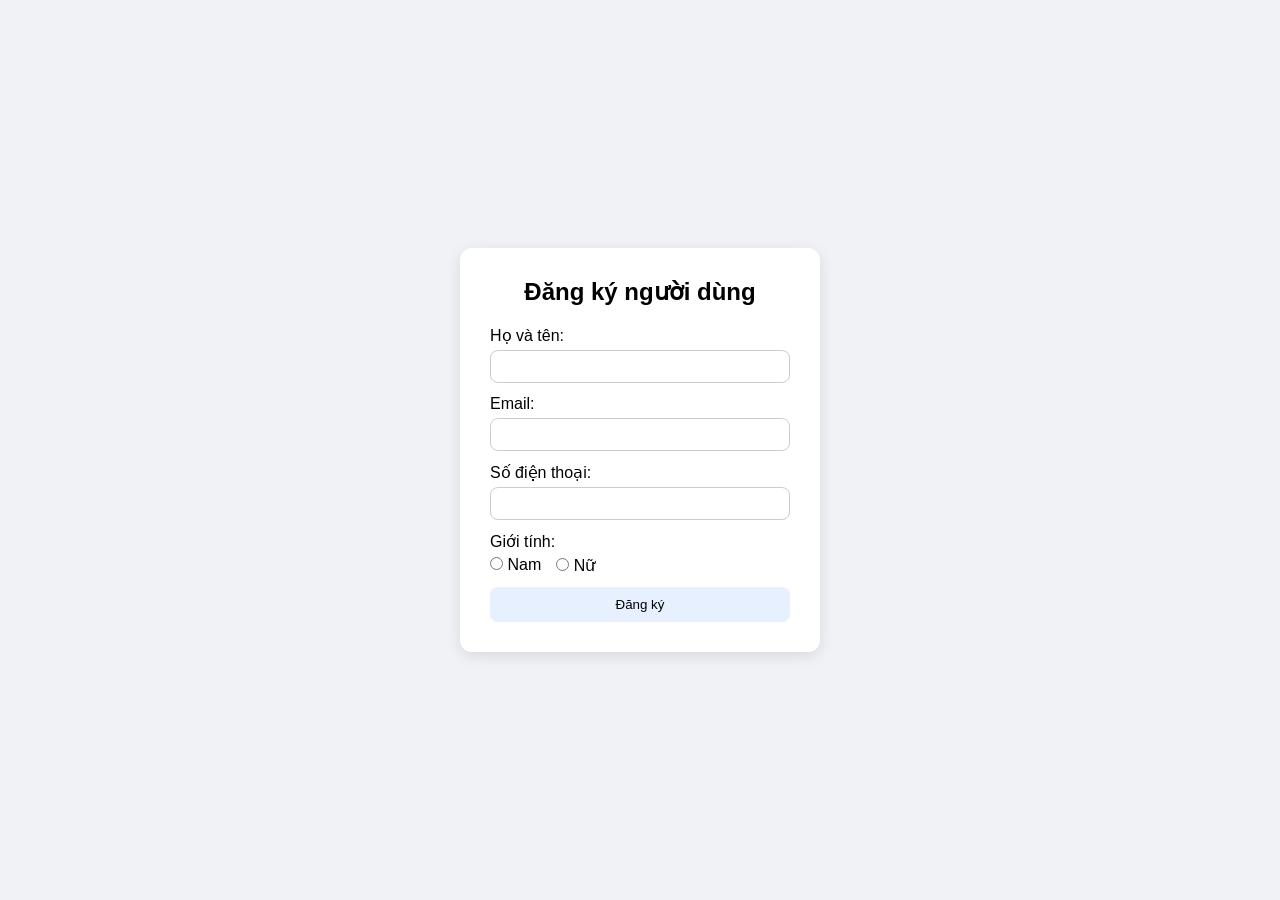
<file: index.html>
<!DOCTYPE html>
<html>
    <head>
        <meta charset="utf-8">
        <title>Đăng ký người dùng</title>
        <link rel="stylesheet" href="style.css">
    </head>
    <body>
        <div class="container">
            <div class="center-card">
                <h2>Đăng ký người dùng</h2>
                <form action="http://demo.codegym.vn/6/registration_form/register.php" method="POST">
                    <div class="form-group">
                        <label>Họ và tên:</label>
                        <input type="text" name="name">
                    </div>
                    <div class="form-group">
                        <label>Email:</label>
                        <input type="email" name="email">
                    </div>
                    <div class="form-group">
                        <label>Số điện thoại:</label>
                        <input type="tel" name="phone">
                    </div>
                    <div class="form-group">
                        <label>Giới tính:</label>
                        <div class="gender-group">
                            <label><input type="radio" name="gender" value="Nam"> Nam</label>
                            <label><input type="radio" name="gender" value="Nữ"> Nữ</label>
                        </div>
                    </div>
                    <button type="submit">Đăng ký</button>
                </form>
            </div>
        </div>
    </body>
</html>
</file>
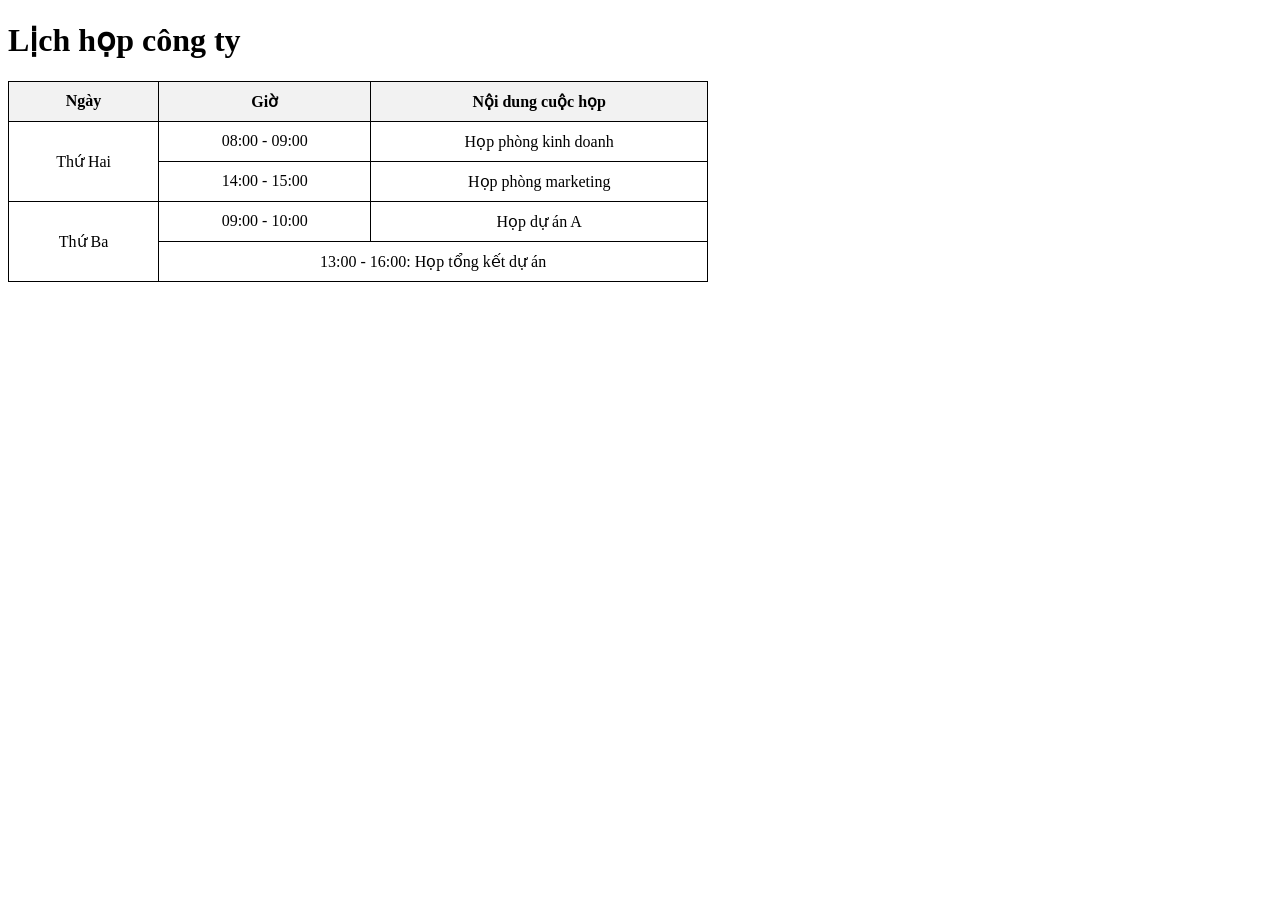
<file: Gộp ô trong bảng với rowspan và colspan /index.html>
<!DOCTYPE html>
<html lang="vi">
<head>
    <meta charset="UTF-8">
    <title>Lịch họp công ty</title>

    <style>
        table {
            border-collapse: collapse;
            width: 700px;
        }

        th, td {
            border: 1px solid black;
            padding: 10px;
            text-align: center;
        }

        th {
            background-color: #f2f2f2;
        }
    </style>
</head>

<body>

    <h1>Lịch họp công ty</h1>

    <table>
        <tr>
            <th>Ngày</th>
            <th>Giờ</th>
            <th>Nội dung cuộc họp</th>
        </tr>

        <tr>
            <td rowspan="2">Thứ Hai</td>
            <td>08:00 - 09:00</td>
            <td>Họp phòng kinh doanh</td>
        </tr>

        <tr>
            <td>14:00 - 15:00</td>
            <td>Họp phòng marketing</td>
        </tr>

        <tr>
            <td rowspan="2">Thứ Ba</td>
            <td>09:00 - 10:00</td>
            <td>Họp dự án A</td>
        </tr>

        <tr>
            <td colspan="2">13:00 - 16:00: Họp tổng kết dự án</td>
        </tr>
    </table>

</body>
</html>
</file>
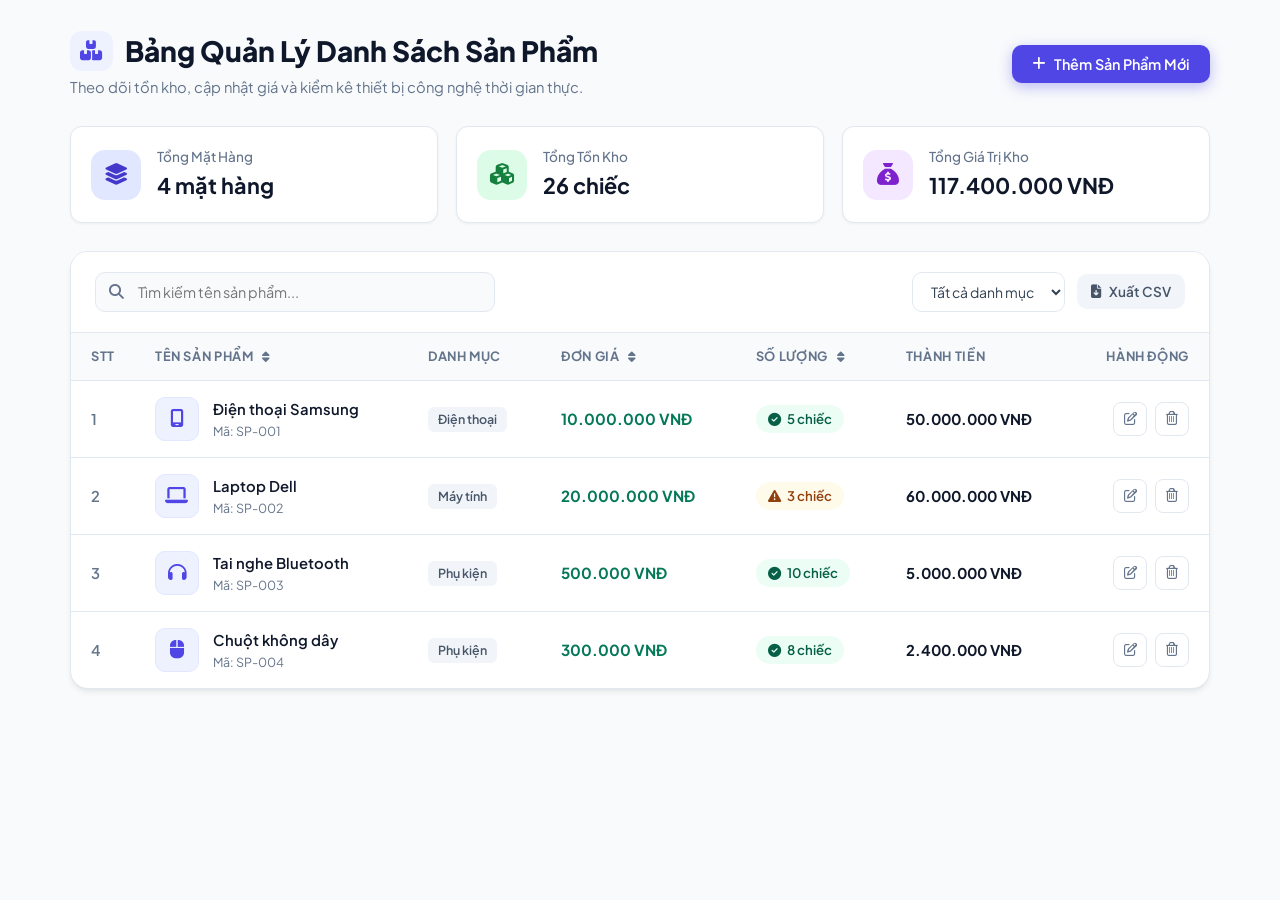
<file: Tạo bảng danh sách sản phẩm trong HTML/index.html>
<!DOCTYPE html>
<html lang="vi">
<head>
    <meta charset="UTF-8">
    <meta name="viewport" content="width=device-width, initial-scale=1.0">
    <meta name="description" content="Hệ thống quản lý và bảng danh sách sản phẩm chuyên nghiệp, hiện đại, tối ưu trải nghiệm người dùng.">
    <title>Hệ Thống Quản Lý Sản Phẩm - Product Inventory</title>

    <!-- Google Fonts -->
    <link rel="preconnect" href="https://fonts.googleapis.com">
    <link rel="preconnect" href="https://fonts.gstatic.com" crossorigin>
    <link href="https://fonts.googleapis.com/css2?family=Plus+Jakarta+Sans:wght@400;500;600;700;800&display=swap" rel="stylesheet">
    <!-- Font Awesome Icons -->
    <link rel="stylesheet" href="https://cdnjs.cloudflare.com/ajax/libs/font-awesome/6.4.0/css/all.min.css">

    <style>
        :root {
            --primary: #4f46e5;
            --primary-hover: #4338ca;
            --primary-light: #eef2ff;
            --success: #10b981;
            --success-light: #ecfdf5;
            --warning: #f59e0b;
            --warning-light: #fffbeb;
            --danger: #ef4444;
            --danger-light: #fef2f2;
            --bg-body: #f8fafc;
            --bg-card: #ffffff;
            --border-color: #e2e8f0;
            --text-title: #0f172a;
            --text-body: #334155;
            --text-muted: #64748b;
            --radius-md: 12px;
            --radius-lg: 18px;
            --shadow-sm: 0 1px 3px rgba(0,0,0,0.05);
            --shadow-md: 0 4px 6px -1px rgba(0,0,0,0.07), 0 2px 4px -2px rgba(0,0,0,0.05);
            --shadow-lg: 0 12px 24px -4px rgba(15, 23, 42, 0.08);
            --transition: all 0.25s cubic-bezier(0.4, 0, 0.2, 1);
        }

        * {
            box-sizing: border-box;
            margin: 0;
            padding: 0;
            font-family: 'Plus Jakarta Sans', -apple-system, BlinkMacSystemFont, sans-serif;
        }

        body {
            background-color: var(--bg-body);
            color: var(--text-body);
            line-height: 1.5;
            padding: 30px 20px;
            min-height: 100vh;
        }

        .container {
            max-width: 1140px;
            margin: 0 auto;
        }

        /* Header Bar */
        .page-header {
            display: flex;
            justify-content: space-between;
            align-items: center;
            flex-wrap: wrap;
            gap: 16px;
            margin-bottom: 28px;
        }

        .header-title-wrap h1 {
            font-size: 1.75rem;
            font-weight: 800;
            color: var(--text-title);
            display: flex;
            align-items: center;
            gap: 12px;
        }

        .header-title-wrap h1 i {
            color: var(--primary);
            background: var(--primary-light);
            padding: 10px;
            border-radius: 12px;
            font-size: 1.25rem;
        }

        .header-title-wrap p {
            color: var(--text-muted);
            font-size: 0.925rem;
            margin-top: 4px;
        }

        .btn {
            display: inline-flex;
            align-items: center;
            gap: 8px;
            padding: 10px 20px;
            font-size: 0.9rem;
            font-weight: 600;
            border-radius: 10px;
            border: none;
            cursor: pointer;
            transition: var(--transition);
            text-decoration: none;
        }

        .btn-primary {
            background-color: var(--primary);
            color: #ffffff;
            box-shadow: 0 4px 14px rgba(79, 70, 229, 0.35);
        }

        .btn-primary:hover {
            background-color: var(--primary-hover);
            transform: translateY(-2px);
            box-shadow: 0 6px 18px rgba(79, 70, 229, 0.45);
        }

        /* Stats Cards */
        .stats-grid {
            display: grid;
            grid-template-columns: repeat(auto-fit, minmax(240px, 1fr));
            gap: 18px;
            margin-bottom: 28px;
        }

        .stat-card {
            background: var(--bg-card);
            border-radius: var(--radius-md);
            padding: 20px;
            display: flex;
            align-items: center;
            gap: 16px;
            border: 1px solid var(--border-color);
            box-shadow: var(--shadow-sm);
            transition: var(--transition);
        }

        .stat-card:hover {
            transform: translateY(-3px);
            box-shadow: var(--shadow-md);
        }

        .stat-icon {
            width: 50px;
            height: 50px;
            border-radius: 14px;
            display: flex;
            align-items: center;
            justify-content: center;
            font-size: 1.35rem;
        }

        .stat-icon.blue { background: #e0e7ff; color: #4338ca; }
        .stat-icon.green { background: #dcfce7; color: #15803d; }
        .stat-icon.purple { background: #f3e8ff; color: #7e22ce; }

        .stat-info .stat-label {
            font-size: 0.85rem;
            color: var(--text-muted);
            font-weight: 500;
        }

        .stat-info .stat-value {
            font-size: 1.35rem;
            font-weight: 700;
            color: var(--text-title);
            margin-top: 2px;
        }

        /* Main Content Box */
        .table-card {
            background: var(--bg-card);
            border-radius: var(--radius-lg);
            border: 1px solid var(--border-color);
            box-shadow: var(--shadow-md);
            overflow: hidden;
        }

        /* Filter & Search Toolbar */
        .toolbar {
            padding: 20px 24px;
            display: flex;
            justify-content: space-between;
            align-items: center;
            flex-wrap: wrap;
            gap: 16px;
            border-bottom: 1px solid var(--border-color);
            background: #ffffff;
        }

        .search-box {
            position: relative;
            flex: 1;
            min-width: 260px;
            max-width: 400px;
        }

        .search-box i {
            position: absolute;
            left: 14px;
            top: 50%;
            transform: translateY(-50%);
            color: var(--text-muted);
            font-size: 0.95rem;
        }

        .search-input {
            width: 100%;
            padding: 10px 16px 10px 42px;
            border-radius: 10px;
            border: 1px solid var(--border-color);
            outline: none;
            font-size: 0.9rem;
            transition: var(--transition);
            background-color: #f8fafc;
        }

        .search-input:focus {
            background-color: #ffffff;
            border-color: var(--primary);
            box-shadow: 0 0 0 3px rgba(79, 70, 229, 0.15);
        }

        .filter-tools {
            display: flex;
            align-items: center;
            gap: 12px;
        }

        .filter-select {
            padding: 9px 14px;
            border-radius: 10px;
            border: 1px solid var(--border-color);
            outline: none;
            font-size: 0.875rem;
            color: var(--text-body);
            background-color: #fff;
            cursor: pointer;
            transition: var(--transition);
        }

        .filter-select:focus {
            border-color: var(--primary);
        }

        /* Product Table */
        .table-wrapper {
            overflow-x: auto;
            width: 100%;
        }

        table {
            width: 100%;
            border-collapse: collapse;
            text-align: left;
        }

        thead {
            background: #f8fafc;
            border-bottom: 1px solid var(--border-color);
        }

        th {
            padding: 14px 20px;
            font-size: 0.8rem;
            text-transform: uppercase;
            letter-spacing: 0.05em;
            font-weight: 700;
            color: var(--text-muted);
            white-space: nowrap;
        }

        th.sortable {
            cursor: pointer;
            user-select: none;
            transition: color 0.2s;
        }

        th.sortable:hover {
            color: var(--primary);
        }

        th.sortable i {
            margin-left: 6px;
            font-size: 0.75rem;
        }

        tbody tr {
            border-bottom: 1px solid var(--border-color);
            transition: var(--transition);
        }

        tbody tr:last-child {
            border-bottom: none;
        }

        tbody tr:hover {
            background-color: #f8fafc;
        }

        td {
            padding: 16px 20px;
            font-size: 0.925rem;
            color: var(--text-body);
            vertical-align: middle;
        }

        .product-meta {
            display: flex;
            align-items: center;
            gap: 14px;
        }

        .product-avatar {
            width: 44px;
            height: 44px;
            border-radius: 10px;
            background: var(--primary-light);
            display: flex;
            align-items: center;
            justify-content: center;
            color: var(--primary);
            font-size: 1.15rem;
            flex-shrink: 0;
            border: 1px solid #e0e7ff;
        }

        .product-name-txt {
            font-weight: 600;
            color: var(--text-title);
            margin-bottom: 2px;
        }

        .product-sku {
            font-size: 0.78rem;
            color: var(--text-muted);
        }

        .price-badge {
            font-weight: 700;
            color: #047857;
            font-size: 0.95rem;
        }

        .stock-badge {
            display: inline-flex;
            align-items: center;
            gap: 6px;
            padding: 4px 12px;
            border-radius: 20px;
            font-size: 0.825rem;
            font-weight: 600;
        }

        .stock-normal {
            background-color: var(--success-light);
            color: #065f46;
        }

        .stock-low {
            background-color: var(--warning-light);
            color: #92400e;
        }

        .category-tag {
            display: inline-block;
            padding: 3px 10px;
            background: #f1f5f9;
            color: #475569;
            border-radius: 6px;
            font-size: 0.78rem;
            font-weight: 600;
        }

        .action-btns {
            display: flex;
            gap: 8px;
        }

        .action-btn {
            width: 34px;
            height: 34px;
            border-radius: 8px;
            border: 1px solid var(--border-color);
            background: #fff;
            display: inline-flex;
            align-items: center;
            justify-content: center;
            color: var(--text-muted);
            cursor: pointer;
            transition: var(--transition);
        }

        .action-btn:hover {
            color: var(--primary);
            border-color: var(--primary);
            background: var(--primary-light);
        }

        .action-btn.delete:hover {
            color: var(--danger);
            border-color: var(--danger);
            background: var(--danger-light);
        }

        /* Empty state */
        .empty-row {
            text-align: center;
            padding: 40px !important;
            color: var(--text-muted);
        }

        /* Modal styling */
        .modal-overlay {
            position: fixed;
            top: 0;
            left: 0;
            width: 100%;
            height: 100%;
            background: rgba(15, 23, 42, 0.5);
            backdrop-filter: blur(4px);
            display: none;
            justify-content: center;
            align-items: center;
            z-index: 1000;
            animation: fadeIn 0.2s ease;
        }

        .modal-overlay.active {
            display: flex;
        }

        .modal-content {
            background: #fff;
            width: 100%;
            max-width: 480px;
            border-radius: var(--radius-lg);
            padding: 28px;
            box-shadow: var(--shadow-lg);
            position: relative;
            transform: scale(0.95);
            animation: popIn 0.2s ease forwards;
        }

        @keyframes fadeIn {
            from { opacity: 0; }
            to { opacity: 1; }
        }

        @keyframes popIn {
            to { transform: scale(1); }
        }

        .modal-header {
            display: flex;
            justify-content: space-between;
            align-items: center;
            margin-bottom: 20px;
        }

        .modal-header h3 {
            font-size: 1.25rem;
            color: var(--text-title);
            font-weight: 700;
        }

        .btn-close {
            background: transparent;
            border: none;
            font-size: 1.25rem;
            color: var(--text-muted);
            cursor: pointer;
            padding: 4px;
        }

        .form-group {
            margin-bottom: 16px;
        }

        .form-group label {
            display: block;
            font-size: 0.85rem;
            font-weight: 600;
            color: var(--text-body);
            margin-bottom: 6px;
        }

        .form-control {
            width: 100%;
            padding: 10px 14px;
            border-radius: 8px;
            border: 1px solid var(--border-color);
            font-size: 0.9rem;
            outline: none;
            transition: var(--transition);
        }

        .form-control:focus {
            border-color: var(--primary);
            box-shadow: 0 0 0 3px rgba(79, 70, 229, 0.15);
        }

        .modal-footer {
            display: flex;
            justify-content: flex-end;
            gap: 12px;
            margin-top: 24px;
        }

        .btn-secondary {
            background: #f1f5f9;
            color: #475569;
        }

        .btn-secondary:hover {
            background: #e2e8f0;
        }

        /* Toast notification */
        .toast-container {
            position: fixed;
            bottom: 24px;
            right: 24px;
            z-index: 2000;
            display: flex;
            flex-direction: column;
            gap: 10px;
        }

        .toast {
            background: #1e293b;
            color: #ffffff;
            padding: 12px 20px;
            border-radius: 10px;
            font-size: 0.875rem;
            display: flex;
            align-items: center;
            gap: 10px;
            box-shadow: var(--shadow-lg);
            animation: slideUp 0.3s ease;
        }

        @keyframes slideUp {
            from { transform: translateY(20px); opacity: 0; }
            to { transform: translateY(0); opacity: 1; }
        }

        /* Responsive */
        @media (max-width: 768px) {
            .page-header {
                flex-direction: column;
                align-items: flex-start;
            }
            .toolbar {
                flex-direction: column;
                align-items: stretch;
            }
            .search-box {
                max-width: 100%;
            }
            .filter-tools {
                flex-wrap: wrap;
            }
        }
    </style>
</head>
<body>

    <div class="container">
        <!-- Page Header -->
        <header class="page-header">
            <div class="header-title-wrap">
                <h1 id="page-title">
                    <i class="fa-solid fa-boxes-stacked"></i>
                    Bảng Quản Lý Danh Sách Sản Phẩm
                </h1>
                <p>Theo dõi tồn kho, cập nhật giá và kiểm kê thiết bị công nghệ thời gian thực.</p>
            </div>
            <div>
                <button class="btn btn-primary" id="btn-open-modal" onclick="openAddModal()">
                    <i class="fa-solid fa-plus"></i> Thêm Sản Phẩm Mới
                </button>
            </div>
        </header>

        <!-- Metrics / Summary Cards -->
        <section class="stats-grid" aria-label="Thống kê sản phẩm">
            <div class="stat-card">
                <div class="stat-icon blue">
                    <i class="fa-solid fa-layer-group"></i>
                </div>
                <div class="stat-info">
                    <div class="stat-label">Tổng Mặt Hàng</div>
                    <div class="stat-value" id="stat-total-types">4 mặt hàng</div>
                </div>
            </div>

            <div class="stat-card">
                <div class="stat-icon green">
                    <i class="fa-solid fa-cubes"></i>
                </div>
                <div class="stat-info">
                    <div class="stat-label">Tổng Tồn Kho</div>
                    <div class="stat-value" id="stat-total-quantity">26 chiếc</div>
                </div>
            </div>

            <div class="stat-card">
                <div class="stat-icon purple">
                    <i class="fa-solid fa-sack-dollar"></i>
                </div>
                <div class="stat-info">
                    <div class="stat-label">Tổng Giá Trị Kho</div>
                    <div class="stat-value" id="stat-total-value">119.400.000 đ</div>
                </div>
            </div>
        </section>

        <!-- Table Card -->
        <main class="table-card">
            <!-- Toolbar -->
            <div class="toolbar">
                <div class="search-box">
                    <i class="fa-solid fa-magnifying-glass"></i>
                    <input type="text" id="search-input" class="search-input" placeholder="Tìm kiếm tên sản phẩm..." oninput="handleSearch()">
                </div>

                <div class="filter-tools">
                    <select id="category-filter" class="filter-select" onchange="handleFilter()">
                        <option value="ALL">Tất cả danh mục</option>
                        <option value="Điện thoại">Điện thoại</option>
                        <option value="Máy tính">Máy tính</option>
                        <option value="Phụ kiện">Phụ kiện</option>
                    </select>

                    <button class="btn btn-secondary" onclick="exportData()" title="Xuất dữ liệu" style="padding: 9px 14px; font-size: 0.85rem;">
                        <i class="fa-solid fa-file-arrow-down"></i> Xuất CSV
                    </button>
                </div>
            </div>

            <!-- Table -->
            <div class="table-wrapper">
                <table id="product-table">
                    <thead>
                        <tr>
                            <th style="width: 60px;">STT</th>
                            <th class="sortable" onclick="sortTable('name')">Tên Sản Phẩm <i class="fa-solid fa-sort"></i></th>
                            <th>Danh Mục</th>
                            <th class="sortable" onclick="sortTable('price')">Đơn Giá <i class="fa-solid fa-sort"></i></th>
                            <th class="sortable" onclick="sortTable('quantity')">Số Lượng <i class="fa-solid fa-sort"></i></th>
                            <th>Thành Tiền</th>
                            <th style="text-align: right;">Hành Động</th>
                        </tr>
                    </thead>
                    <tbody id="product-list-body">
                        <!-- Rendered by JavaScript -->
                    </tbody>
                </table>
            </div>
        </main>
    </div>

    <!-- Modal Form: Add / Edit Product -->
    <div class="modal-overlay" id="product-modal">
        <div class="modal-content">
            <div class="modal-header">
                <h3 id="modal-title">Thêm Sản Phẩm Mới</h3>
                <button class="btn-close" onclick="closeModal()"><i class="fa-solid fa-xmark"></i></button>
            </div>
            <form id="product-form" onsubmit="handleSubmit(event)">
                <input type="hidden" id="product-id">

                <div class="form-group">
                    <label for="prod-name">Tên sản phẩm *</label>
                    <input type="text" id="prod-name" class="form-control" placeholder="Ví dụ: Điện thoại Samsung S24" required>
                </div>

                <div class="form-group">
                    <label for="prod-category">Danh mục *</label>
                    <select id="prod-category" class="form-control" required>
                        <option value="Điện thoại">Điện thoại</option>
                        <option value="Máy tính">Máy tính</option>
                        <option value="Phụ kiện">Phụ kiện</option>
                        <option value="Thiết bị khác">Thiết bị khác</option>
                    </select>
                </div>

                <div class="form-group">
                    <label for="prod-price">Giá niêm yết (VNĐ) *</label>
                    <input type="number" id="prod-price" class="form-control" placeholder="10000000" min="1000" step="1000" required>
                </div>

                <div class="form-group">
                    <label for="prod-quantity">Số lượng tồn kho *</label>
                    <input type="number" id="prod-quantity" class="form-control" placeholder="5" min="1" required>
                </div>

                <div class="modal-footer">
                    <button type="button" class="btn btn-secondary" onclick="closeModal()">Hủy</button>
                    <button type="submit" class="btn btn-primary" id="btn-submit-form">Lưu Sản Phẩm</button>
                </div>
            </form>
        </div>
    </div>

    <!-- Toast Notifications Container -->
    <div class="toast-container" id="toast-container"></div>

    <script>
        // Initial Dataset based on user's original data
        let products = [
            {
                id: 1,
                name: "Điện thoại Samsung",
                category: "Điện thoại",
                price: 10000000,
                quantity: 5,
                icon: "fa-mobile-screen"
            },
            {
                id: 2,
                name: "Laptop Dell",
                category: "Máy tính",
                price: 20000000,
                quantity: 3,
                icon: "fa-laptop"
            },
            {
                id: 3,
                name: "Tai nghe Bluetooth",
                category: "Phụ kiện",
                price: 500000,
                quantity: 10,
                icon: "fa-headphones"
            },
            {
                id: 4,
                name: "Chuột không dây",
                category: "Phụ kiện",
                price: 300000,
                quantity: 8,
                icon: "fa-computer-mouse"
            }
        ];

        let currentSort = { column: null, asc: true };

        // Helper to format currency
        function formatCurrency(amount) {
            return new Intl.NumberFormat('vi-VN').format(amount) + ' VNĐ';
        }

        // Helper icon picker
        function getCategoryIcon(category, name) {
            const lower = (name + ' ' + category).toLowerCase();
            if (lower.includes('laptop') || lower.includes('máy tính')) return 'fa-laptop';
            if (lower.includes('tai nghe')) return 'fa-headphones';
            if (lower.includes('chuột')) return 'fa-computer-mouse';
            if (lower.includes('điện thoại')) return 'fa-mobile-screen';
            return 'fa-box';
        }

        // Update Summary Cards
        function updateStats() {
            const totalTypes = products.length;
            const totalQuantity = products.reduce((sum, item) => sum + Number(item.quantity), 0);
            const totalValue = products.reduce((sum, item) => sum + (Number(item.price) * Number(item.quantity)), 0);

            document.getElementById('stat-total-types').innerText = totalTypes + " mặt hàng";
            document.getElementById('stat-total-quantity').innerText = totalQuantity + " chiếc";
            document.getElementById('stat-total-value').innerText = formatCurrency(totalValue);
        }

        // Render Table Body
        function renderTable(dataToRender = null) {
            const tableBody = document.getElementById('product-list-body');
            const data = dataToRender !== null ? dataToRender : getFilteredData();

            tableBody.innerHTML = '';

            if (data.length === 0) {
                tableBody.innerHTML = `
                    <tr>
                        <td colspan="7" class="empty-row">
                            <i class="fa-regular fa-folder-open" style="font-size: 2rem; margin-bottom: 8px; display: block; opacity: 0.5;"></i>
                            Không tìm thấy sản phẩm nào phù hợp
                        </td>
                    </tr>
                `;
                return;
            }

            data.forEach((prod, index) => {
                const tr = document.createElement('tr');
                const rowTotal = prod.price * prod.quantity;
                const iconClass = prod.icon || getCategoryIcon(prod.category, prod.name);

                tr.innerHTML = `
                    <td style="font-weight: 600; color: var(--text-muted);">${index + 1}</td>
                    <td>
                        <div class="product-meta">
                            <div class="product-avatar">
                                <i class="fa-solid ${iconClass}"></i>
                            </div>
                            <div>
                                <div class="product-name-txt">${prod.name}</div>
                                <div class="product-sku">Mã: SP-00${prod.id}</div>
                            </div>
                        </div>
                    </td>
                    <td>
                        <span class="category-tag">${prod.category}</span>
                    </td>
                    <td>
                        <span class="price-badge">${formatCurrency(prod.price)}</span>
                    </td>
                    <td>
                        <span class="stock-badge ${prod.quantity <= 3 ? 'stock-low' : 'stock-normal'}">
                            <i class="fa-solid ${prod.quantity <= 3 ? 'fa-triangle-exclamation' : 'fa-circle-check'}"></i>
                            ${prod.quantity} chiếc
                        </span>
                    </td>
                    <td style="font-weight: 700; color: var(--text-title);">
                        ${formatCurrency(rowTotal)}
                    </td>
                    <td style="text-align: right;">
                        <div class="action-btns" style="justify-content: flex-end;">
                            <button class="action-btn" onclick="editProduct(${prod.id})" title="Chỉnh sửa">
                                <i class="fa-regular fa-pen-to-square"></i>
                            </button>
                            <button class="action-btn delete" onclick="deleteProduct(${prod.id})" title="Xóa">
                                <i class="fa-regular fa-trash-can"></i>
                            </button>
                        </div>
                    </td>
                `;
                tableBody.appendChild(tr);
            });

            updateStats();
        }

        // Search & Filter Logic
        function getFilteredData() {
            const searchTerm = document.getElementById('search-input').value.toLowerCase().trim();
            const categoryTerm = document.getElementById('category-filter').value;

            return products.filter(item => {
                const matchesName = item.name.toLowerCase().includes(searchTerm);
                const matchesCategory = (categoryTerm === 'ALL') || (item.category === categoryTerm);
                return matchesName && matchesCategory;
            });
        }

        function handleSearch() {
            renderTable();
        }

        function handleFilter() {
            renderTable();
        }

        // Sorting
        function sortTable(column) {
            if (currentSort.column === column) {
                currentSort.asc = !currentSort.asc;
            } else {
                currentSort.column = column;
                currentSort.asc = true;
            }

            products.sort((a, b) => {
                let valA = a[column];
                let valB = b[column];

                if (typeof valA === 'string') {
                    return currentSort.asc 
                        ? valA.localeCompare(valB, 'vi') 
                        : valB.localeCompare(valA, 'vi');
                } else {
                    return currentSort.asc ? valA - valB : valB - valA;
                }
            });

            renderTable();
            showToast(`Đã sắp xếp theo ${column === 'name' ? 'Tên' : column === 'price' ? 'Giá' : 'Số lượng'} (${currentSort.asc ? 'Tăng dần' : 'Giảm dần'})`);
        }

        // Modal Form Handling
        function openAddModal() {
            document.getElementById('modal-title').innerText = 'Thêm Sản Phẩm Mới';
            document.getElementById('product-form').reset();
            document.getElementById('product-id').value = '';
            document.getElementById('product-modal').classList.add('active');
        }

        function editProduct(id) {
            const product = products.find(p => p.id === id);
            if (!product) return;

            document.getElementById('modal-title').innerText = 'Chỉnh Sửa Sản Phẩm';
            document.getElementById('product-id').value = product.id;
            document.getElementById('prod-name').value = product.name;
            document.getElementById('prod-category').value = product.category;
            document.getElementById('prod-price').value = product.price;
            document.getElementById('prod-quantity').value = product.quantity;

            document.getElementById('product-modal').classList.add('active');
        }

        function closeModal() {
            document.getElementById('product-modal').classList.remove('active');
        }

        function handleSubmit(e) {
            e.preventDefault();
            const idVal = document.getElementById('product-id').value;
            const name = document.getElementById('prod-name').value.trim();
            const category = document.getElementById('prod-category').value;
            const price = parseFloat(document.getElementById('prod-price').value);
            const quantity = parseInt(document.getElementById('prod-quantity').value, 10);

            if (idVal) {
                // Update
                const existing = products.find(p => p.id == idVal);
                if (existing) {
                    existing.name = name;
                    existing.category = category;
                    existing.price = price;
                    existing.quantity = quantity;
                    existing.icon = getCategoryIcon(category, name);
                    showToast(`Đã cập nhật sản phẩm "${name}" thành công!`);
                }
            } else {
                // Add new
                const newId = products.length > 0 ? Math.max(...products.map(p => p.id)) + 1 : 1;
                products.push({
                    id: newId,
                    name,
                    category,
                    price,
                    quantity,
                    icon: getCategoryIcon(category, name)
                });
                showToast(`Đã thêm sản phẩm "${name}" thành công!`);
            }

            closeModal();
            renderTable();
        }

        // Delete Product
        function deleteProduct(id) {
            const prod = products.find(p => p.id === id);
            if (!prod) return;

            if (confirm(`Bạn có chắc chắn muốn xóa sản phẩm "${prod.name}" khỏi danh sách?`)) {
                products = products.filter(p => p.id !== id);
                renderTable();
                showToast(`Đã xóa "${prod.name}" thành công!`);
            }
        }

        // Export to CSV
        function exportData() {
            const data = getFilteredData();
            if (data.length === 0) {
                alert('Không có dữ liệu để xuất!');
                return;
            }

            let csv = '\uFEFFMã SP,Tên sản phẩm,Danh mục,Đơn giá (VNĐ),Số lượng,Thành tiền (VNĐ)\n';
            data.forEach(item => {
                csv += `SP-00${item.id},"${item.name}","${item.category}",${item.price},${item.quantity},${item.price * item.quantity}\n`;
            });

            const blob = new Blob([csv], { type: 'text/csv;charset=utf-8;' });
            const link = document.createElement('a');
            link.href = URL.createObjectURL(blob);
            link.download = `danh_sach_san_pham_${new Date().toISOString().slice(0,10)}.csv`;
            link.click();
            showToast('Đã xuất file CSV thành công!');
        }

        // Toast Helper
        function showToast(message) {
            const container = document.getElementById('toast-container');
            const toast = document.createElement('div');
            toast.className = 'toast';
            toast.innerHTML = `<i class="fa-solid fa-circle-check" style="color: #34d399;"></i> <span>${message}</span>`;
            container.appendChild(toast);

            setTimeout(() => {
                toast.style.opacity = '0';
                toast.style.transform = 'translateY(10px)';
                toast.style.transition = 'all 0.3s ease';
                setTimeout(() => toast.remove(), 300);
            }, 3000);
        }

        // Initialize on load
        window.addEventListener('DOMContentLoaded', () => {
            renderTable();
        });
    </script>
</body>
</html>
</file>
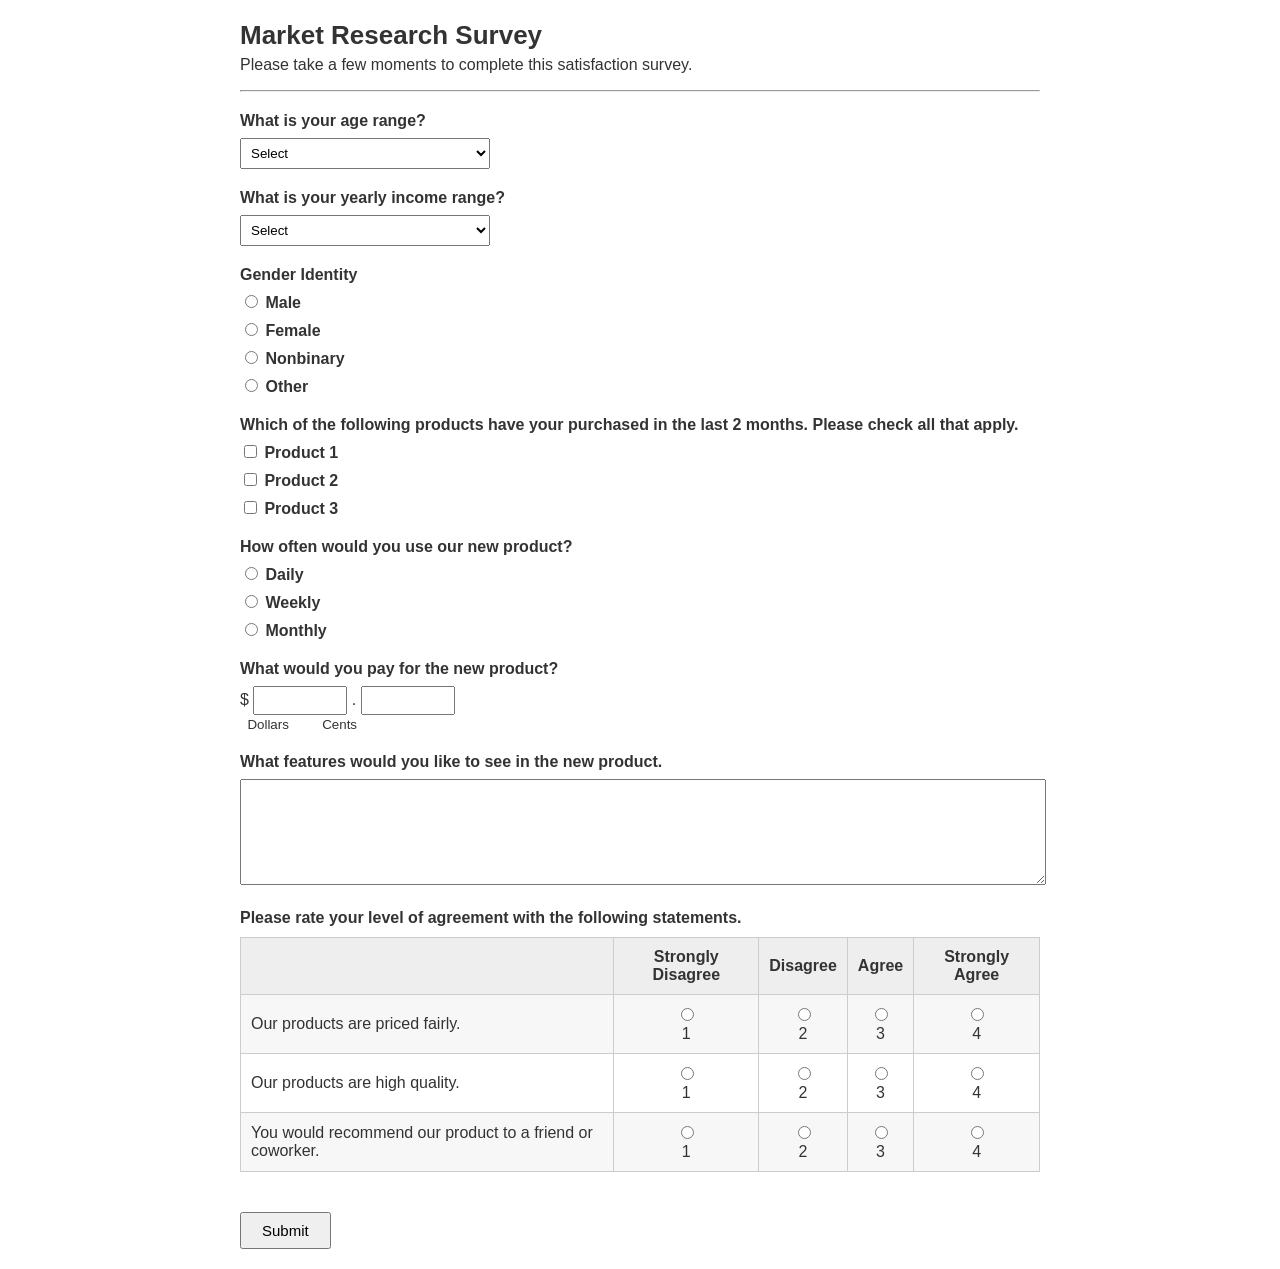
<file: Tạo form lấy survey khách hàng/index.html>
<!DOCTYPE html>
<html lang="en">
<head>
    <meta charset="UTF-8">
    <title>Market Research Survey</title>

    <style>
        body {
            font-family: Arial, sans-serif;
            width: 800px;
            margin: 20px auto;
            color: #333;
        }

        h1 {
            font-size: 26px;
            margin-bottom: 5px;
        }

        p {
            margin-top: 5px;
        }

        .form-group {
            margin: 20px 0;
        }

        .form-group > label,
        .question {
            font-weight: bold;
            display: block;
            margin-bottom: 8px;
        }

        select {
            width: 250px;
            padding: 6px;
        }

        textarea {
            width: 100%;
            height: 100px;
        }

        .option {
            display: block;
            margin: 6px 0;
        }

        .price-input {
            width: 80px;
            padding: 5px;
        }

        table {
            width: 100%;
            border-collapse: collapse;
            margin-top: 10px;
        }

        th,
        td {
            border: 1px solid #ccc;
            padding: 10px;
            text-align: center;
        }

        th {
            background-color: #eee;
        }

        td:first-child {
            text-align: left;
        }

        tr:nth-child(even) {
            background-color: #f7f7f7;
        }

        button {
            margin-top: 20px;
            padding: 8px 20px;
            font-size: 15px;
            cursor: pointer;
        }
    </style>
</head>

<body>

<h1>Market Research Survey</h1>

<p>Please take a few moments to complete this satisfaction survey.</p>

<hr>

<form action="#" method="post">

    <!-- AGE -->
    <div class="form-group">

        <label for="age">What is your age range?</label>

        <select id="age" name="age">

            <option value="">Select</option>
            <option value="18-24">18-24</option>
            <option value="25-34">25-34</option>
            <option value="35-50">35-50</option>
            <option value="50+">50+</option>

        </select>

    </div>


    <!-- INCOME -->
    <div class="form-group">

        <label for="income">
            What is your yearly income range?
        </label>

        <select id="income" name="income">

            <option value="">Select</option>
            <option value="0-25000">$0 - $25,000</option>
            <option value="25001-50000">$25,001 - $50,000</option>
            <option value="50001-100000">$50,001 - $100,000</option>
            <option value="100000+">$100,000+</option>

        </select>

    </div>


    <!-- GENDER -->
    <div class="form-group">

        <span class="question">Gender Identity</span>

        <label class="option">
            <input type="radio"
                   name="gender"
                   value="male">
            Male
        </label>

        <label class="option">
            <input type="radio"
                   name="gender"
                   value="female">
            Female
        </label>

        <label class="option">
            <input type="radio"
                   name="gender"
                   value="nonbinary">
            Nonbinary
        </label>

        <label class="option">
            <input type="radio"
                   name="gender"
                   value="other">
            Other
        </label>

    </div>


    <!-- PRODUCTS -->
    <div class="form-group">

        <span class="question">
            Which of the following products have your purchased
            in the last 2 months. Please check all that apply.
        </span>

        <label class="option">
            <input type="checkbox"
                   name="product"
                   value="product1">
            Product 1
        </label>

        <label class="option">
            <input type="checkbox"
                   name="product"
                   value="product2">
            Product 2
        </label>

        <label class="option">
            <input type="checkbox"
                   name="product"
                   value="product3">
            Product 3
        </label>

    </div>


    <!-- FREQUENCY -->
    <div class="form-group">

        <span class="question">
            How often would you use our new product?
        </span>

        <label class="option">
            <input type="radio"
                   name="frequency"
                   value="daily">
            Daily
        </label>

        <label class="option">
            <input type="radio"
                   name="frequency"
                   value="weekly">
            Weekly
        </label>

        <label class="option">
            <input type="radio"
                   name="frequency"
                   value="monthly">
            Monthly
        </label>

    </div>


    <!-- PRICE -->
    <div class="form-group">

        <span class="question">
            What would you pay for the new product?
        </span>

        $

        <input class="price-input"
               type="number"
               name="dollars">

        .

        <input class="price-input"
               type="number"
               name="cents">

        <br>

        <small>
            &nbsp;&nbsp;Dollars
            &nbsp;&nbsp;&nbsp;&nbsp;&nbsp;&nbsp;&nbsp;
            Cents
        </small>

    </div>


    <!-- FEATURES -->
    <div class="form-group">

        <label for="features">
            What features would you like to see in the new product.
        </label>

        <textarea id="features"
                  name="features"></textarea>

    </div>


    <!-- RATING TABLE -->
    <div class="form-group">

        <span class="question">
            Please rate your level of agreement with the following statements.
        </span>

        <table>

            <tr>
                <th></th>
                <th>Strongly Disagree</th>
                <th>Disagree</th>
                <th>Agree</th>
                <th>Strongly Agree</th>
            </tr>


            <!-- QUESTION 1 -->

            <tr>

                <td>Our products are priced fairly.</td>

                <td>
                    <input type="radio"
                           name="price_fair"
                           value="1">
                    <br>1
                </td>

                <td>
                    <input type="radio"
                           name="price_fair"
                           value="2">
                    <br>2
                </td>

                <td>
                    <input type="radio"
                           name="price_fair"
                           value="3">
                    <br>3
                </td>

                <td>
                    <input type="radio"
                           name="price_fair"
                           value="4">
                    <br>4
                </td>

            </tr>


            <!-- QUESTION 2 -->

            <tr>

                <td>Our products are high quality.</td>

                <td>
                    <input type="radio"
                           name="quality"
                           value="1">
                    <br>1
                </td>

                <td>
                    <input type="radio"
                           name="quality"
                           value="2">
                    <br>2
                </td>

                <td>
                    <input type="radio"
                           name="quality"
                           value="3">
                    <br>3
                </td>

                <td>
                    <input type="radio"
                           name="quality"
                           value="4">
                    <br>4
                </td>

            </tr>


            <!-- QUESTION 3 -->

            <tr>

                <td>
                    You would recommend our product
                    to a friend or coworker.
                </td>

                <td>
                    <input type="radio"
                           name="recommend"
                           value="1">
                    <br>1
                </td>

                <td>
                    <input type="radio"
                           name="recommend"
                           value="2">
                    <br>2
                </td>

                <td>
                    <input type="radio"
                           name="recommend"
                           value="3">
                    <br>3
                </td>

                <td>
                    <input type="radio"
                           name="recommend"
                           value="4">
                    <br>4
                </td>

            </tr>

        </table>

    </div>


    <button type="submit">
        Submit
    </button>

</form>

</body>
</html>
</file>
<file: style.css>
* {
    margin: 0;
    padding: 0;
    box-sizing: border-box;
}

body {
    font-family: Arial, sans-serif;
}

.container {
    min-height: 100vh;
    display: flex;
    justify-content: center;
    align-items: center;
    background-color: #f0f2f5;
}

.center-card {
    padding: 30px;
    background: white;
    border-radius: 12px;
    box-shadow: 0 4px 15px rgba(0,0,0,0.1);
    text-align: center;
}

.center-card h2 {
    margin-bottom: 20px;
}

form {
    display: flex;
    flex-direction: column;
    gap: 12px;
    min-width: 300px;
    text-align: left;
}

.form-group {
    display: flex;
    flex-direction: column;
    gap: 5px;
}

.form-group input[type="text"],
.form-group input[type="email"],
.form-group input[type="tel"] {
    padding: 8px 10px;
    border: 1px solid #ccc;
    border-radius: 8px;
}

.gender-group {
    display: flex;
    gap: 15px;
}

button {
    padding: 10px;
    border: none;
    border-radius: 8px;
    background-color: #e7f0ff;
    cursor: pointer;
}
</file>
